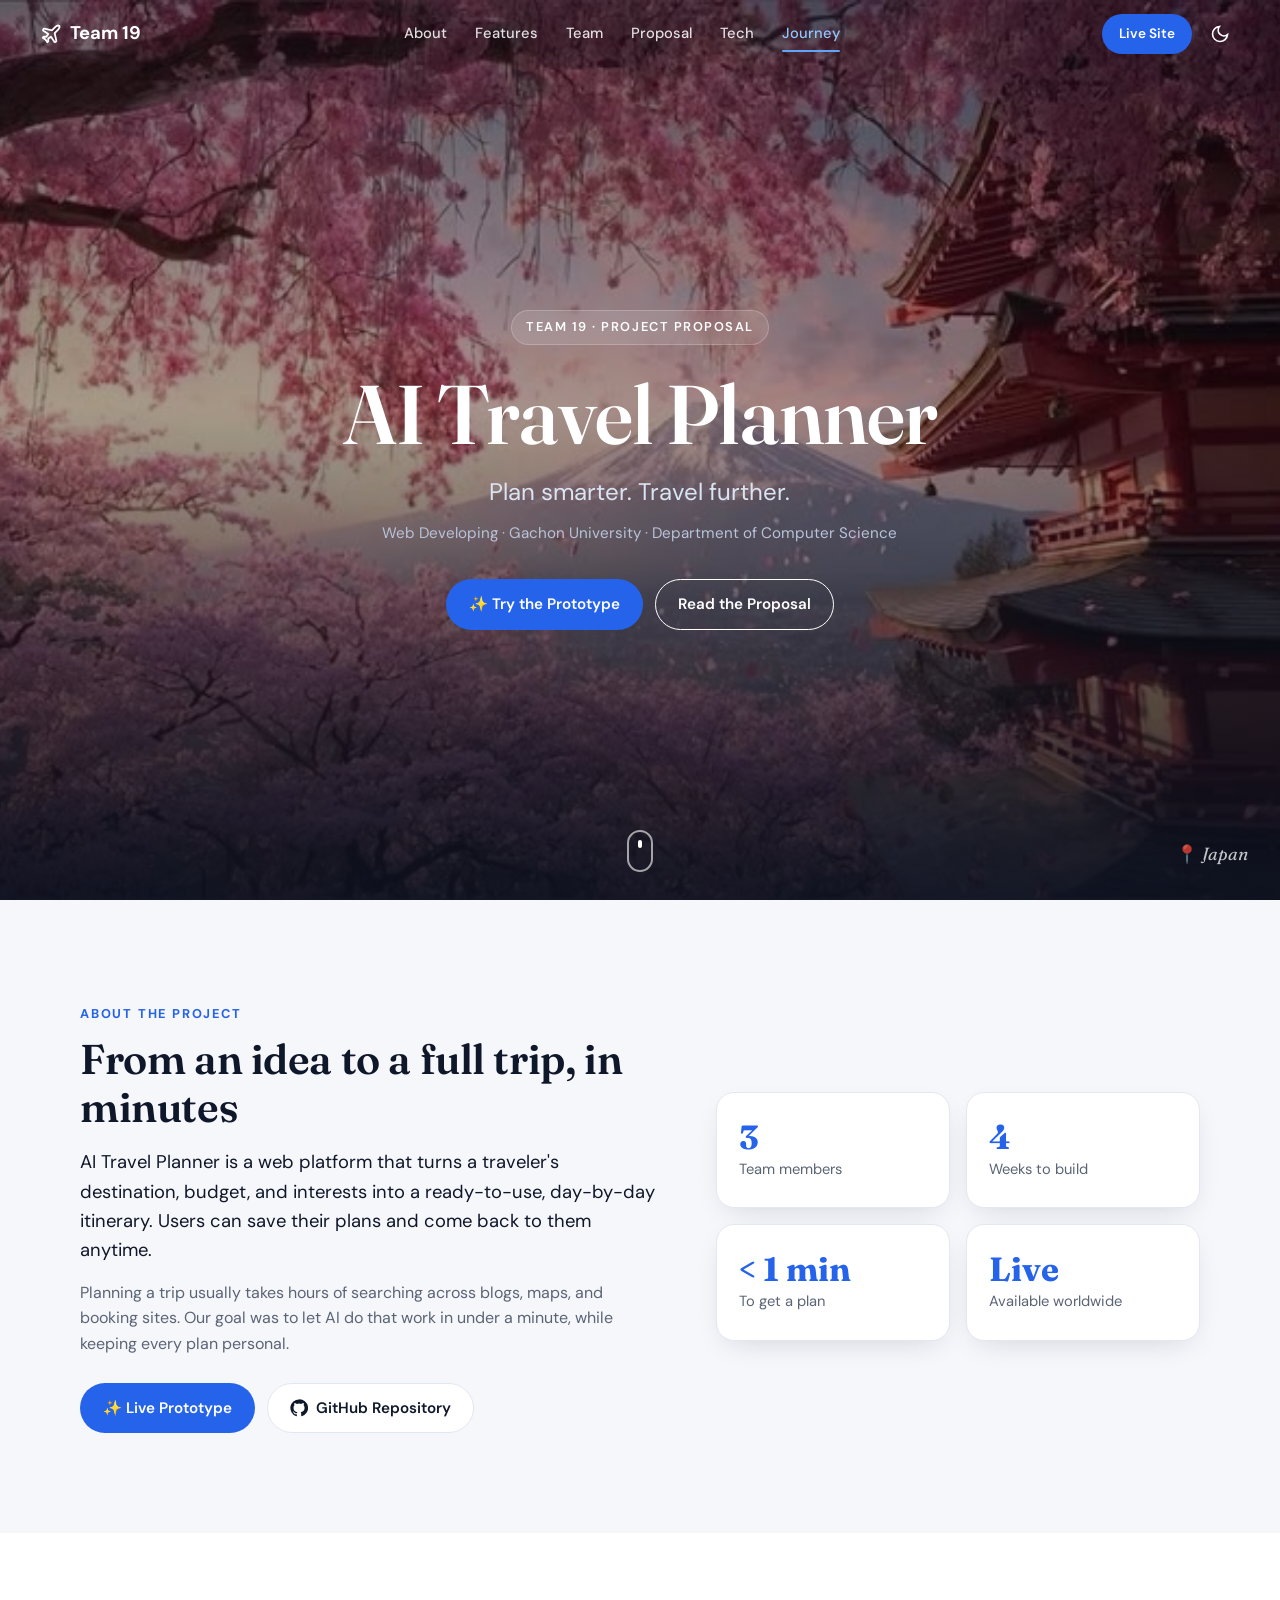
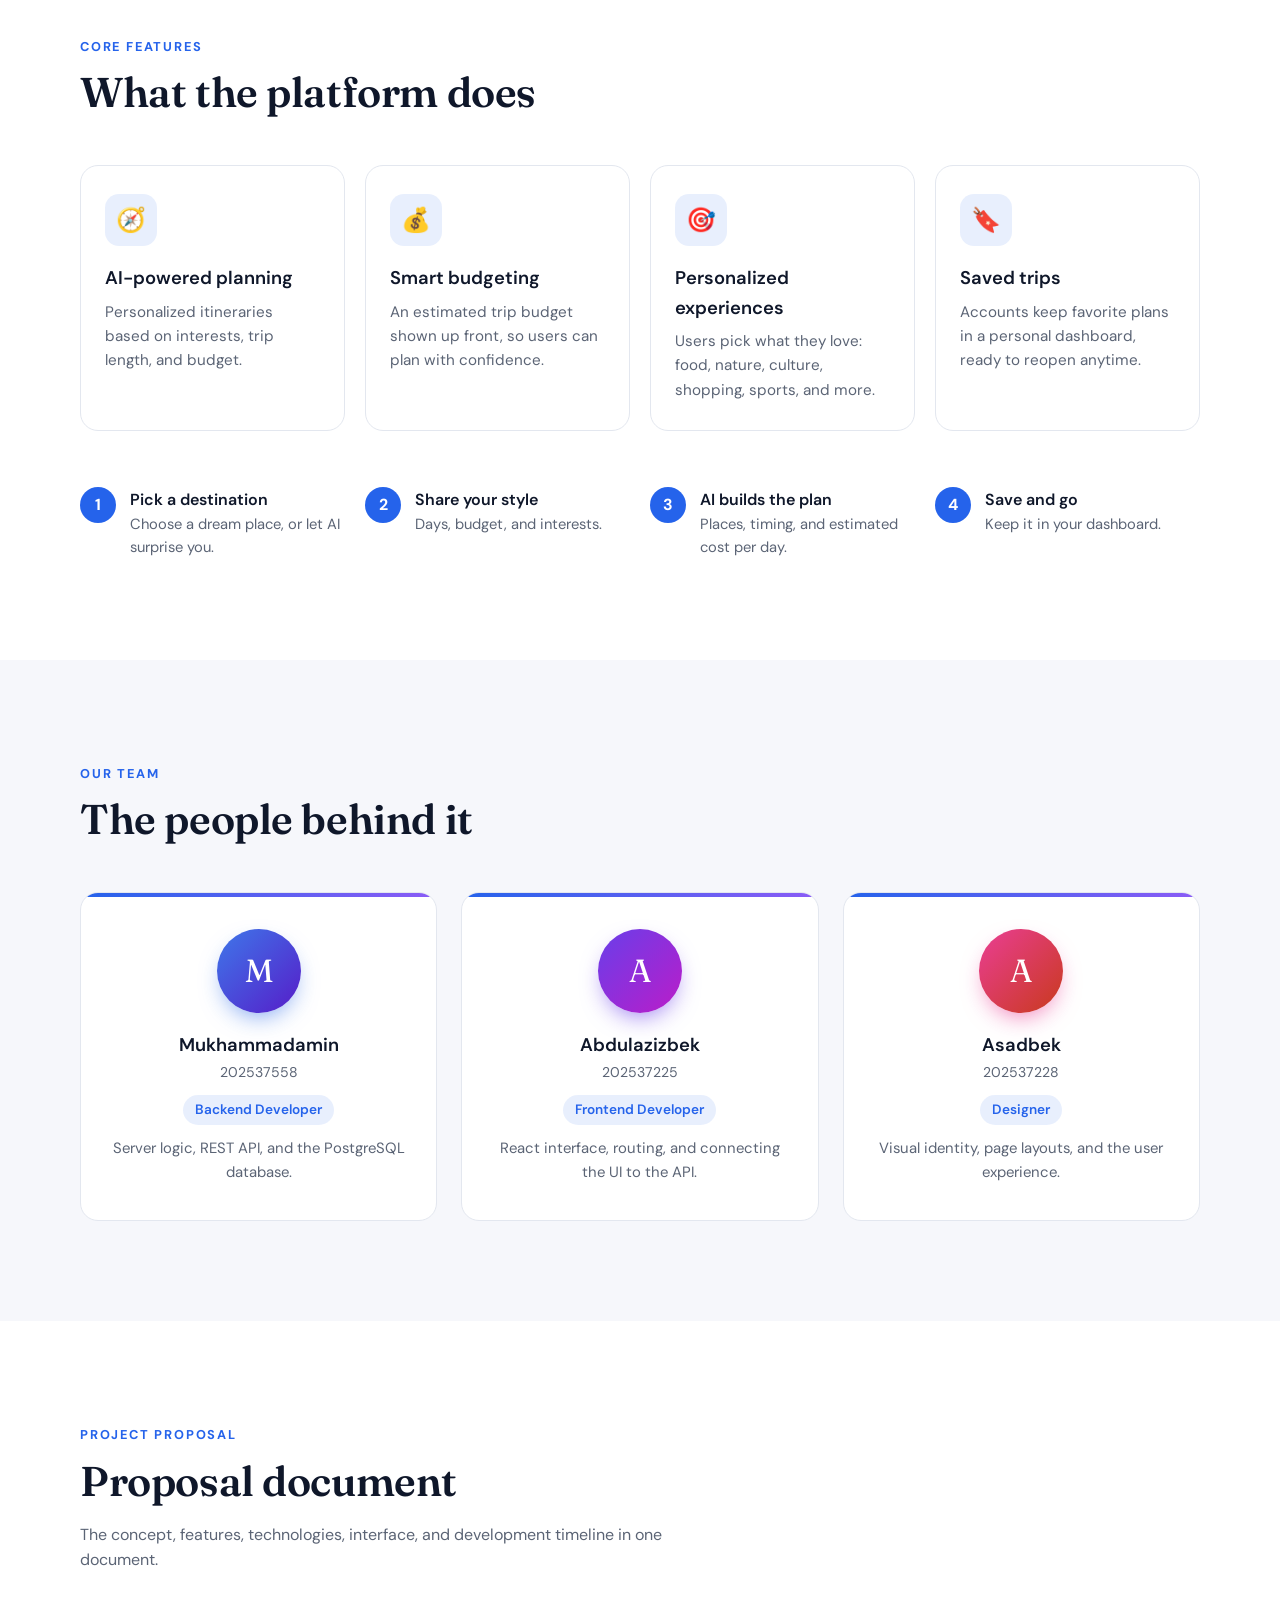
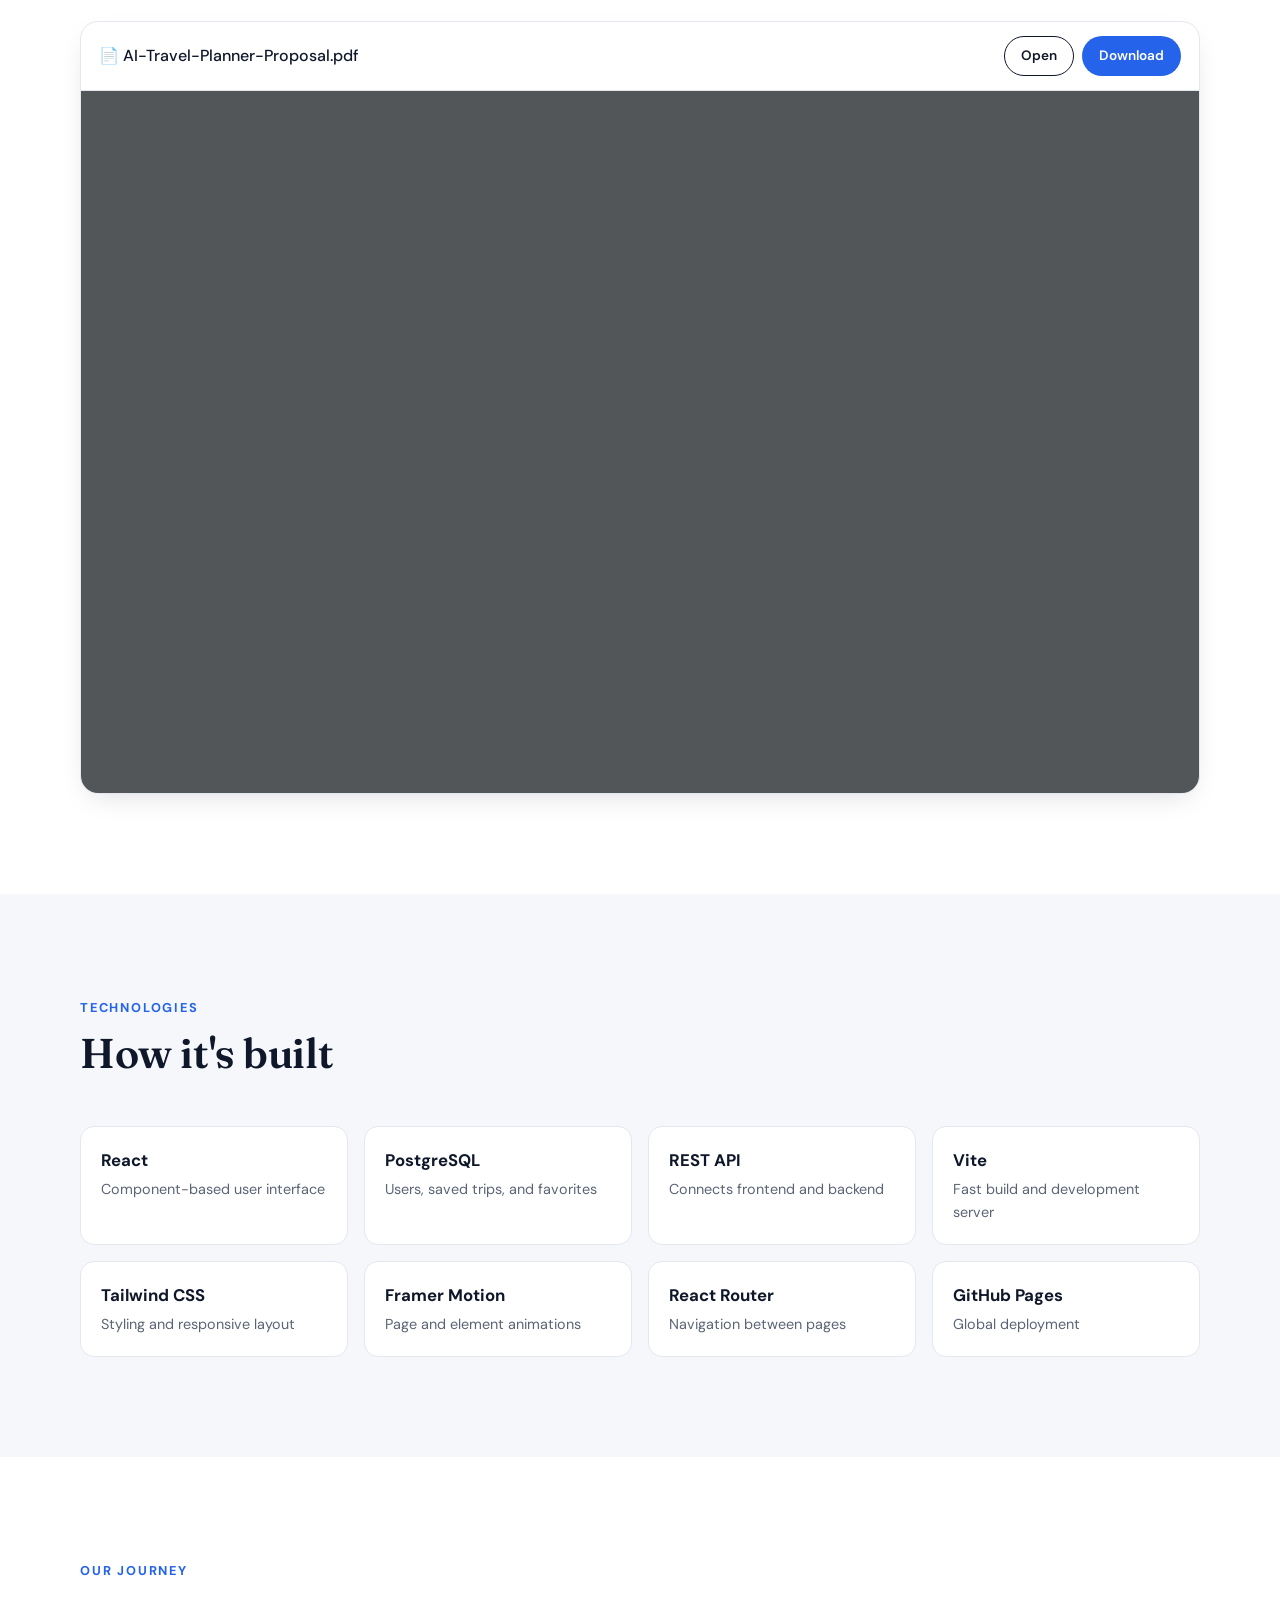
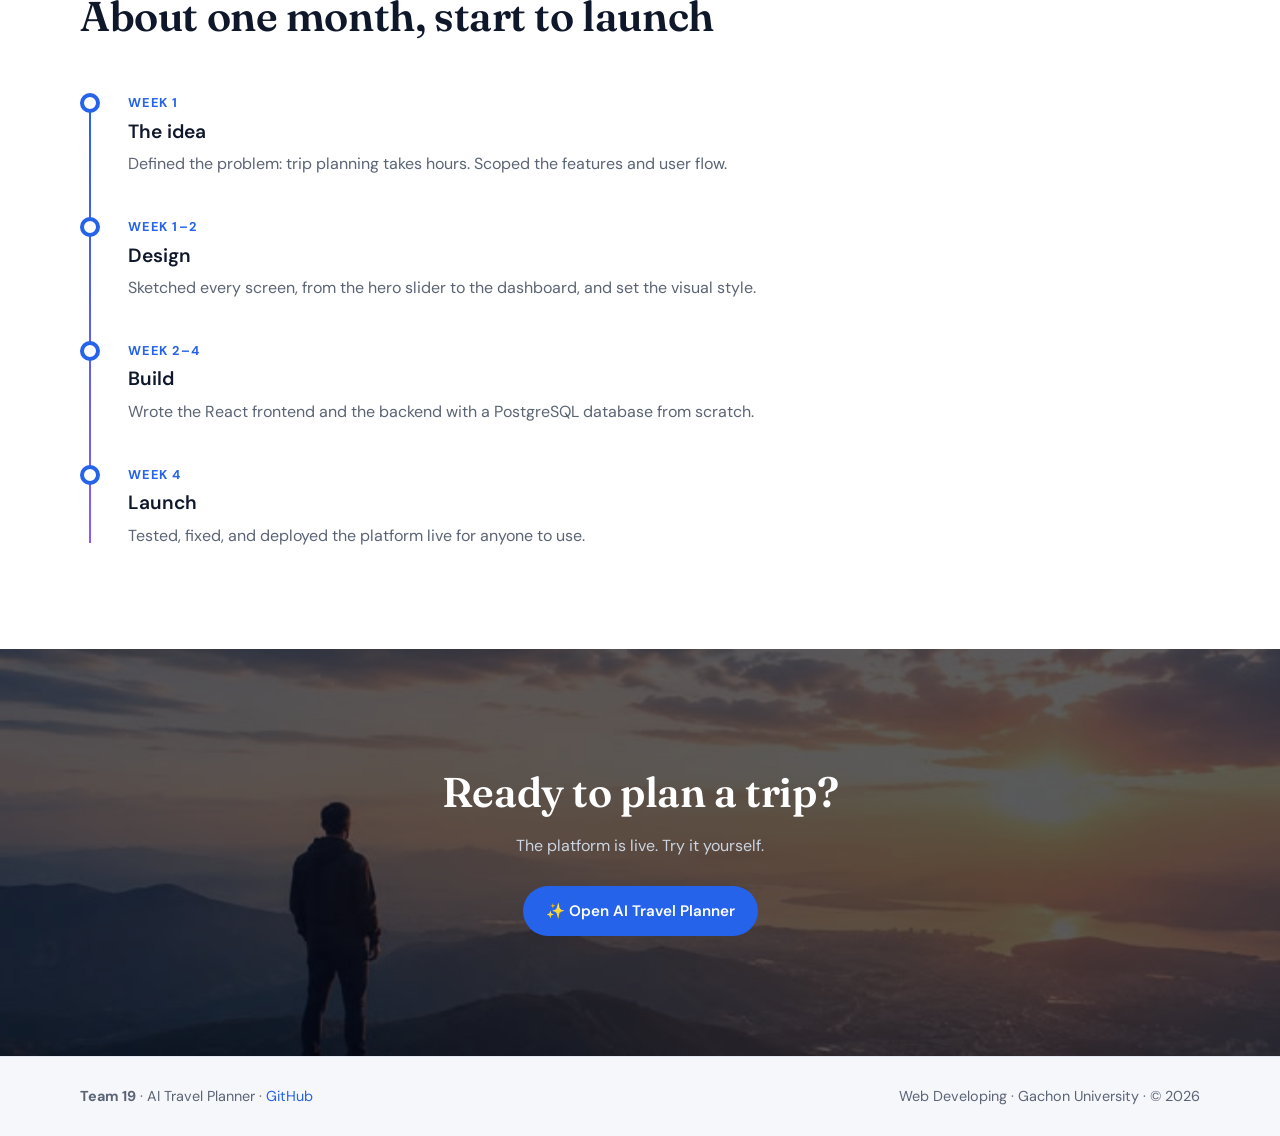
<file: index.html>
<!DOCTYPE html>
<html lang="en">
<head>
  <meta charset="UTF-8" />
  <meta name="viewport" content="width=device-width, initial-scale=1.0" />
  <title>Team 19 | AI Travel Planner Proposal</title>
  <meta name="description" content="Team 19 project proposal for AI Travel Planner, Web Developing course, Gachon University." />
  <link rel="preconnect" href="https://fonts.googleapis.com" />
  <link rel="preconnect" href="https://fonts.gstatic.com" crossorigin />
  <link href="https://fonts.googleapis.com/css2?family=DM+Sans:wght@400;500;600;700&family=Fraunces:opsz,wght@9..144,500;9..144,600&display=swap" rel="stylesheet" />
  <link rel="stylesheet" href="styles.css" />
</head>
<body>
  <!-- Navbar -->
  <header class="nav" id="nav">
    <div class="nav-inner">
      <a href="#top" class="brand">
        <svg viewBox="0 0 24 24" width="22" height="22" fill="none" stroke="currentColor" stroke-width="2" stroke-linecap="round" stroke-linejoin="round" aria-hidden="true"><path d="M17.8 19.2 16 11l3.5-3.5C21 6 21.5 4 21 3c-1-.5-3 0-4.5 1.5L13 8 4.8 6.2c-.5-.1-.9.1-1.1.5l-.3.5c-.2.5-.1 1 .3 1.3L9 12l-2 3H4l-1 1 3 2 2 3 1-1v-3l3-2 3.5 5.3c.3.4.8.5 1.3.3l.5-.2c.4-.3.6-.7.5-1.2z"/></svg>
        <span>Team 19</span>
      </a>
      <nav class="nav-links" id="navLinks">
        <a href="#about">About</a>
        <a href="#features">Features</a>
        <a href="#team">Team</a>
        <a href="#proposal">Proposal</a>
        <a href="#tech">Tech</a>
        <a href="#journey">Journey</a>
      </nav>
      <div class="nav-actions">
        <a href="https://bahriddinoff01.github.io/ai-travel-planner/" target="_blank" rel="noopener" class="btn btn-primary btn-sm">Live Site</a>
        <button class="icon-btn" id="themeToggle" aria-label="Toggle dark mode">
          <svg class="i-moon" viewBox="0 0 24 24" width="20" height="20" fill="none" stroke="currentColor" stroke-width="2"><path d="M21 12.8A9 9 0 1 1 11.2 3a7 7 0 0 0 9.8 9.8z"/></svg>
          <svg class="i-sun" viewBox="0 0 24 24" width="20" height="20" fill="none" stroke="currentColor" stroke-width="2"><circle cx="12" cy="12" r="4"/><path d="M12 2v2M12 20v2M4.9 4.9l1.4 1.4M17.7 17.7l1.4 1.4M2 12h2M20 12h2M4.9 19.1l1.4-1.4M17.7 6.3l1.4-1.4"/></svg>
        </button>
        <button class="icon-btn menu-btn" id="menuBtn" aria-label="Open menu" aria-expanded="false">
          <svg viewBox="0 0 24 24" width="22" height="22" fill="none" stroke="currentColor" stroke-width="2"><path d="M4 7h16M4 12h16M4 17h16"/></svg>
        </button>
      </div>
    </div>
  </header>

  <!-- Hero with rotating destination photos -->
  <section class="hero" id="top">
    <div class="hero-slides" aria-hidden="true">
      <div class="slide active" style="background-image:url('assets/japan.jpg')"></div>
      <div class="slide" style="background-image:url('assets/switzerland.jpg')"></div>
      <div class="slide" style="background-image:url('assets/italy.jpg')"></div>
      <div class="slide" style="background-image:url('assets/greece.jpg')"></div>
      <div class="slide" style="background-image:url('assets/indonesia.jpg')"></div>
    </div>
    <div class="hero-overlay"></div>
    <div class="hero-content">
      <span class="eyebrow">Team 19 · Project Proposal</span>
      <h1>AI Travel Planner</h1>
      <p class="hero-sub">Plan smarter. Travel further.</p>
      <p class="hero-meta">Web Developing · Gachon University · Department of Computer Science</p>
      <div class="hero-cta">
        <a href="https://bahriddinoff01.github.io/ai-travel-planner/" target="_blank" rel="noopener" class="btn btn-primary">✨ Try the Prototype</a>
        <a href="#proposal" class="btn btn-ghost">Read the Proposal</a>
      </div>
    </div>
    <div class="hero-place" id="heroPlace">Japan</div>
    <a href="#about" class="scroll-hint" aria-label="Scroll down"><span></span></a>
  </section>

  <main>
    <!-- About -->
    <section class="section" id="about">
      <div class="container about-grid">
        <div class="reveal">
          <span class="kicker">About the project</span>
          <h2>From an idea to a full trip, in minutes</h2>
          <p class="lead">AI Travel Planner is a web platform that turns a traveler's destination, budget, and interests into a ready-to-use, day-by-day itinerary. Users can save their plans and come back to them anytime.</p>
          <p>Planning a trip usually takes hours of searching across blogs, maps, and booking sites. Our goal was to let AI do that work in under a minute, while keeping every plan personal.</p>
          <div class="about-links">
            <a href="https://bahriddinoff01.github.io/ai-travel-planner/" target="_blank" rel="noopener" class="btn btn-primary">✨ Live Prototype</a>
            <a href="https://github.com/bahriddinoff01/ai-travel-planner" target="_blank" rel="noopener" class="btn btn-outline">
              <svg viewBox="0 0 24 24" width="18" height="18" fill="currentColor" aria-hidden="true"><path d="M12 .5a11.5 11.5 0 0 0-3.64 22.41c.58.1.79-.25.79-.56v-2c-3.2.7-3.88-1.37-3.88-1.37-.52-1.33-1.28-1.69-1.28-1.69-1.05-.71.08-.7.08-.7 1.16.08 1.77 1.19 1.77 1.19 1.03 1.77 2.7 1.26 3.36.96.1-.75.4-1.26.73-1.55-2.55-.29-5.24-1.28-5.24-5.69 0-1.26.45-2.29 1.19-3.1-.12-.29-.52-1.46.11-3.05 0 0 .97-.31 3.17 1.18a11 11 0 0 1 5.77 0c2.2-1.49 3.17-1.18 3.17-1.18.63 1.59.23 2.76.11 3.05.74.81 1.19 1.84 1.19 3.1 0 4.42-2.7 5.4-5.26 5.68.41.36.78 1.06.78 2.14v3.17c0 .31.21.67.8.56A11.5 11.5 0 0 0 12 .5z"/></svg>
              GitHub Repository
            </a>
          </div>
        </div>
        <div class="stats reveal">
          <div class="stat"><strong data-count="3">0</strong><span>Team members</span></div>
          <div class="stat"><strong data-count="4">0</strong><span>Weeks to build</span></div>
          <div class="stat"><strong>&lt; 1 min</strong><span>To get a plan</span></div>
          <div class="stat"><strong>Live</strong><span>Available worldwide</span></div>
        </div>
      </div>
    </section>

    <!-- Features -->
    <section class="section section-alt" id="features">
      <div class="container">
        <div class="section-head reveal">
          <span class="kicker">Core features</span>
          <h2>What the platform does</h2>
        </div>
        <div class="feature-grid">
          <article class="feature reveal">
            <div class="feature-icon">🧭</div>
            <h3>AI-powered planning</h3>
            <p>Personalized itineraries based on interests, trip length, and budget.</p>
          </article>
          <article class="feature reveal">
            <div class="feature-icon">💰</div>
            <h3>Smart budgeting</h3>
            <p>An estimated trip budget shown up front, so users can plan with confidence.</p>
          </article>
          <article class="feature reveal">
            <div class="feature-icon">🎯</div>
            <h3>Personalized experiences</h3>
            <p>Users pick what they love: food, nature, culture, shopping, sports, and more.</p>
          </article>
          <article class="feature reveal">
            <div class="feature-icon">🔖</div>
            <h3>Saved trips</h3>
            <p>Accounts keep favorite plans in a personal dashboard, ready to reopen anytime.</p>
          </article>
        </div>

        <ol class="steps reveal">
          <li><span>1</span><div><h4>Pick a destination</h4><p>Choose a dream place, or let AI surprise you.</p></div></li>
          <li><span>2</span><div><h4>Share your style</h4><p>Days, budget, and interests.</p></div></li>
          <li><span>3</span><div><h4>AI builds the plan</h4><p>Places, timing, and estimated cost per day.</p></div></li>
          <li><span>4</span><div><h4>Save and go</h4><p>Keep it in your dashboard.</p></div></li>
        </ol>
      </div>
    </section>

    <!-- Team -->
    <section class="section" id="team">
      <div class="container">
        <div class="section-head reveal">
          <span class="kicker">Our team</span>
          <h2>The people behind it</h2>
        </div>
        <div class="team-grid">
          <article class="member reveal">
            <div class="avatar" style="--hue:220">M</div>
            <h3>Mukhammadamin</h3>
            <p class="sid">202537558</p>
            <p class="role">Backend Developer</p>
            <p class="desc">Server logic, REST API, and the PostgreSQL database.</p>
          </article>
          <article class="member reveal">
            <div class="avatar" style="--hue:255">A</div>
            <h3>Abdulazizbek</h3>
            <p class="sid">202537225</p>
            <p class="role">Frontend Developer</p>
            <p class="desc">React interface, routing, and connecting the UI to the API.</p>
          </article>
          <article class="member reveal">
            <div class="avatar" style="--hue:330">A</div>
            <h3>Asadbek</h3>
            <p class="sid">202537228</p>
            <p class="role">Designer</p>
            <p class="desc">Visual identity, page layouts, and the user experience.</p>
          </article>
        </div>
      </div>
    </section>

    <!-- Proposal PDF -->
    <section class="section section-alt" id="proposal">
      <div class="container">
        <div class="section-head reveal">
          <span class="kicker">Project proposal</span>
          <h2>Proposal document</h2>
          <p>The concept, features, technologies, interface, and development timeline in one document.</p>
        </div>
        <div class="pdf-card reveal">
          <div class="pdf-toolbar">
            <span>📄 AI-Travel-Planner-Proposal.pdf</span>
            <div>
              <a href="proposal.pdf" target="_blank" rel="noopener" class="btn btn-ghost btn-sm">Open</a>
              <a href="proposal.pdf" download="AI-Travel-Planner-Proposal.pdf" class="btn btn-primary btn-sm">Download</a>
            </div>
          </div>
          <iframe src="proposal.pdf#view=FitH" title="AI Travel Planner proposal PDF" loading="lazy"></iframe>
        </div>
      </div>
    </section>

    <!-- Tech -->
    <section class="section" id="tech">
      <div class="container">
        <div class="section-head reveal">
          <span class="kicker">Technologies</span>
          <h2>How it's built</h2>
        </div>
        <div class="tech-grid">
          <div class="tech reveal"><b>React</b><span>Component-based user interface</span></div>
          <div class="tech reveal"><b>PostgreSQL</b><span>Users, saved trips, and favorites</span></div>
          <div class="tech reveal"><b>REST API</b><span>Connects frontend and backend</span></div>
          <div class="tech reveal"><b>Vite</b><span>Fast build and development server</span></div>
          <div class="tech reveal"><b>Tailwind CSS</b><span>Styling and responsive layout</span></div>
          <div class="tech reveal"><b>Framer Motion</b><span>Page and element animations</span></div>
          <div class="tech reveal"><b>React Router</b><span>Navigation between pages</span></div>
          <div class="tech reveal"><b>GitHub Pages</b><span>Global deployment</span></div>
        </div>
      </div>
    </section>

    <!-- Journey -->
    <section class="section section-alt" id="journey">
      <div class="container">
        <div class="section-head reveal">
          <span class="kicker">Our journey</span>
          <h2>About one month, start to launch</h2>
        </div>
        <ol class="timeline">
          <li class="reveal"><span class="when">Week 1</span><h4>The idea</h4><p>Defined the problem: trip planning takes hours. Scoped the features and user flow.</p></li>
          <li class="reveal"><span class="when">Week 1–2</span><h4>Design</h4><p>Sketched every screen, from the hero slider to the dashboard, and set the visual style.</p></li>
          <li class="reveal"><span class="when">Week 2–4</span><h4>Build</h4><p>Wrote the React frontend and the backend with a PostgreSQL database from scratch.</p></li>
          <li class="reveal"><span class="when">Week 4</span><h4>Launch</h4><p>Tested, fixed, and deployed the platform live for anyone to use.</p></li>
        </ol>
      </div>
    </section>

    <!-- CTA -->
    <section class="cta" style="background-image:url('assets/road.jpg')">
      <div class="cta-inner reveal">
        <h2>Ready to plan a trip?</h2>
        <p>The platform is live. Try it yourself.</p>
        <a href="https://bahriddinoff01.github.io/ai-travel-planner/" target="_blank" rel="noopener" class="btn btn-primary">✨ Open AI Travel Planner</a>
      </div>
    </section>
  </main>

  <footer class="footer">
    <div class="container footer-inner">
      <p><b>Team 19</b> · AI Travel Planner · <a href="https://github.com/bahriddinoff01/ai-travel-planner" target="_blank" rel="noopener" class="footer-link">GitHub</a></p>
      <p>Web Developing · Gachon University · © <span id="year"></span></p>
    </div>
  </footer>

  <button class="to-top" id="toTop" aria-label="Back to top">↑</button>

  <script src="script.js"></script>
</body>
</html>
</file>
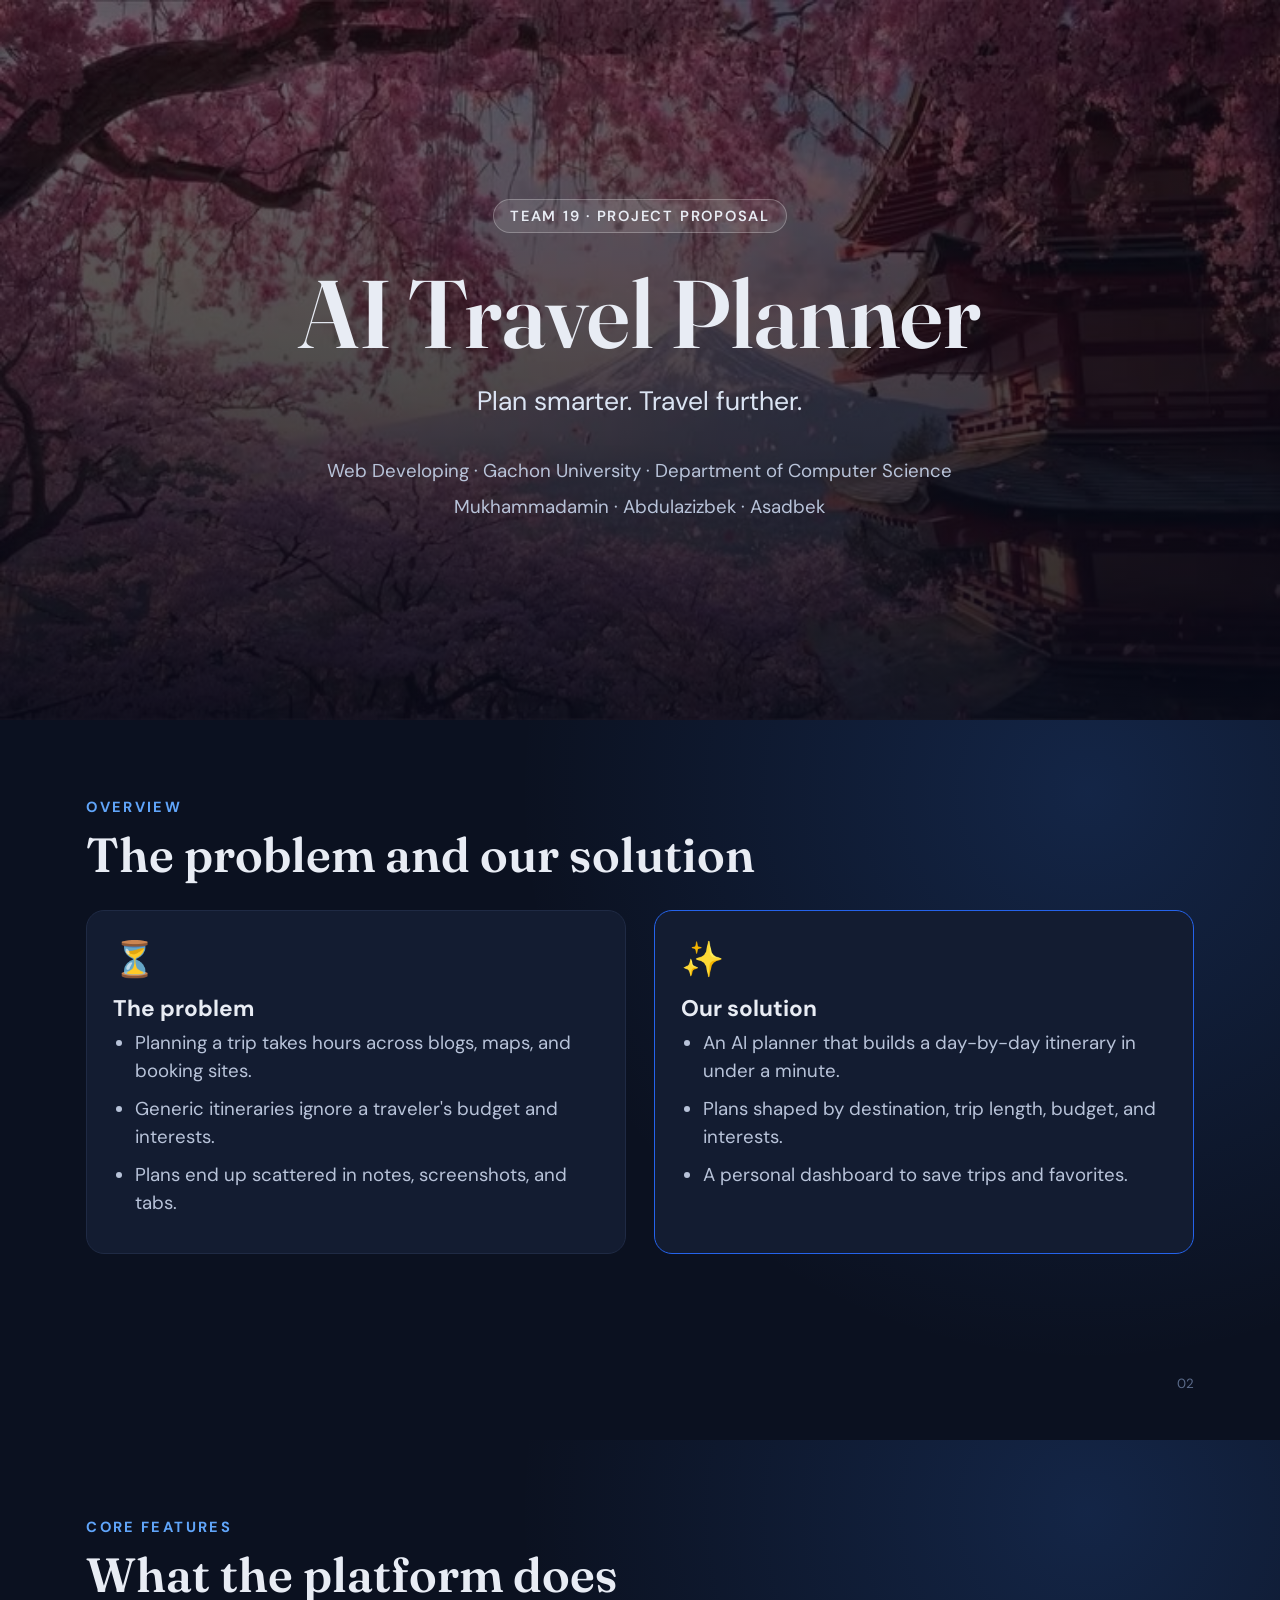
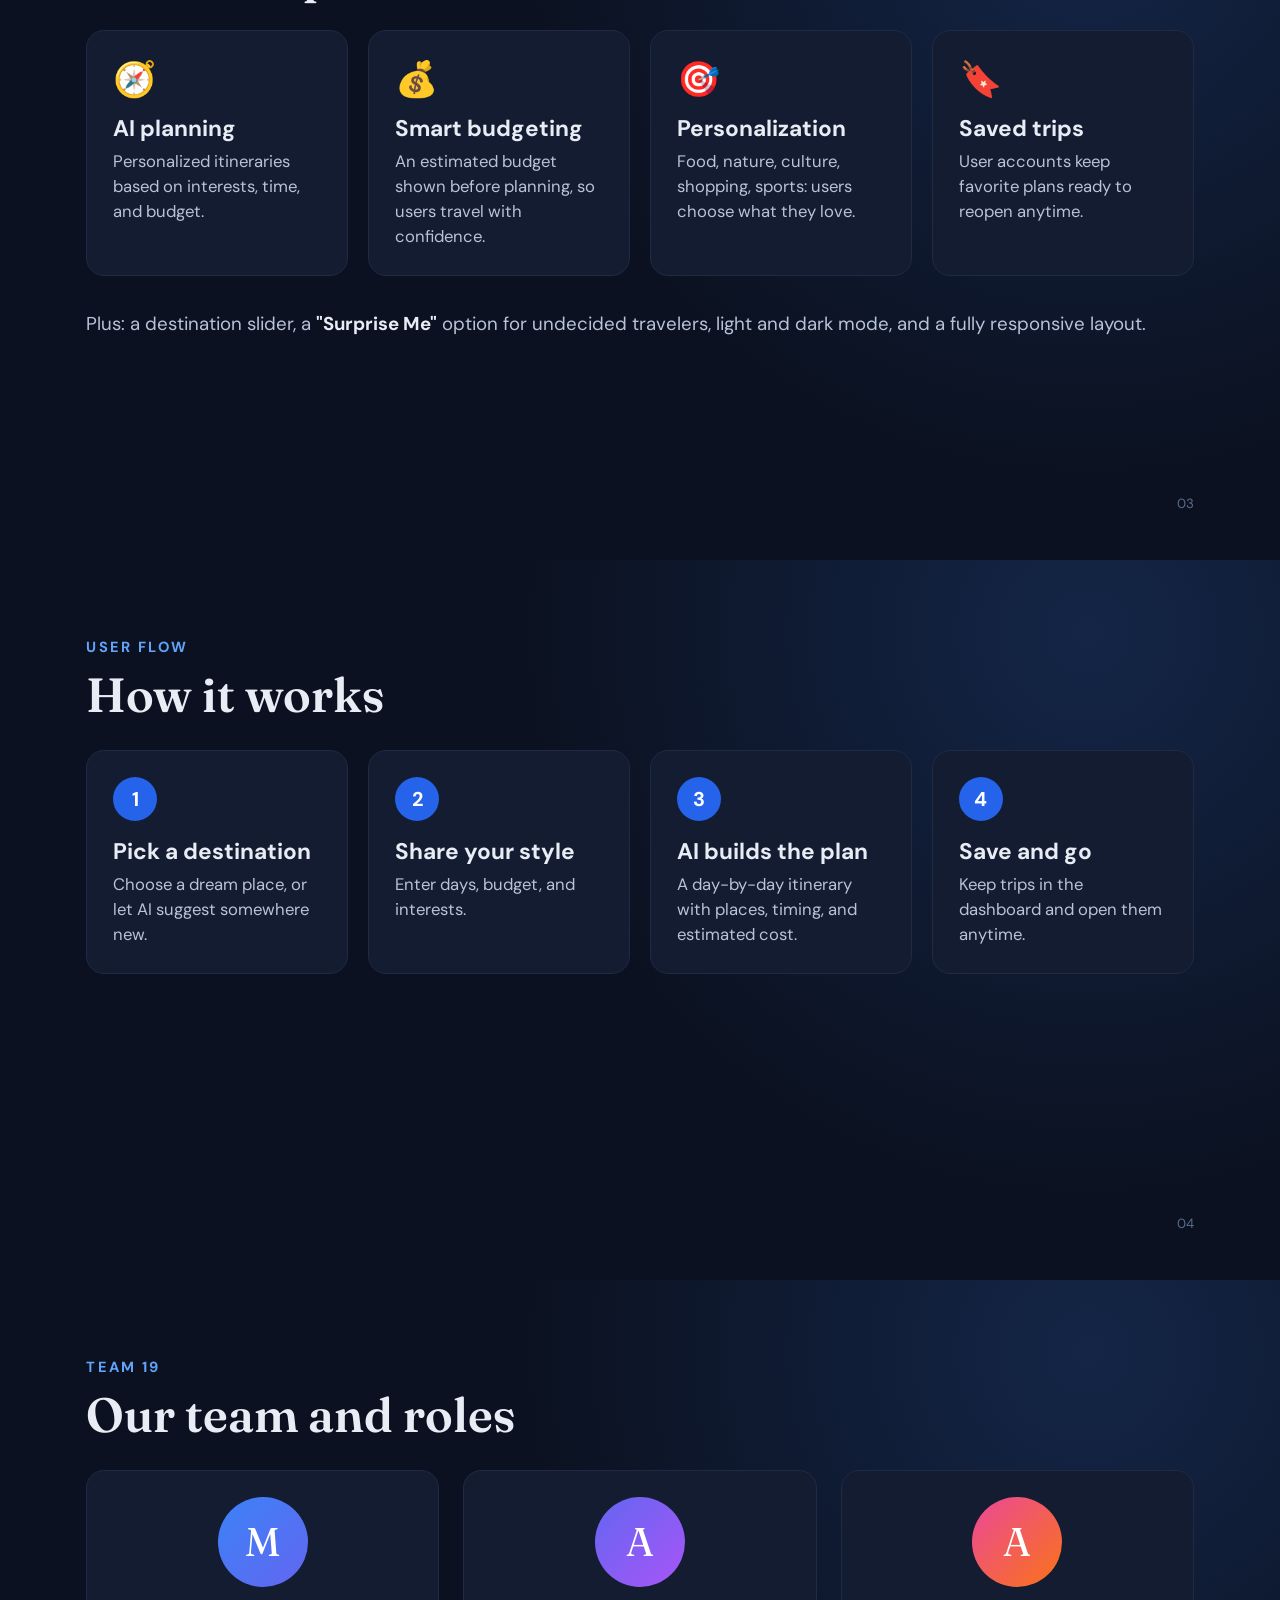
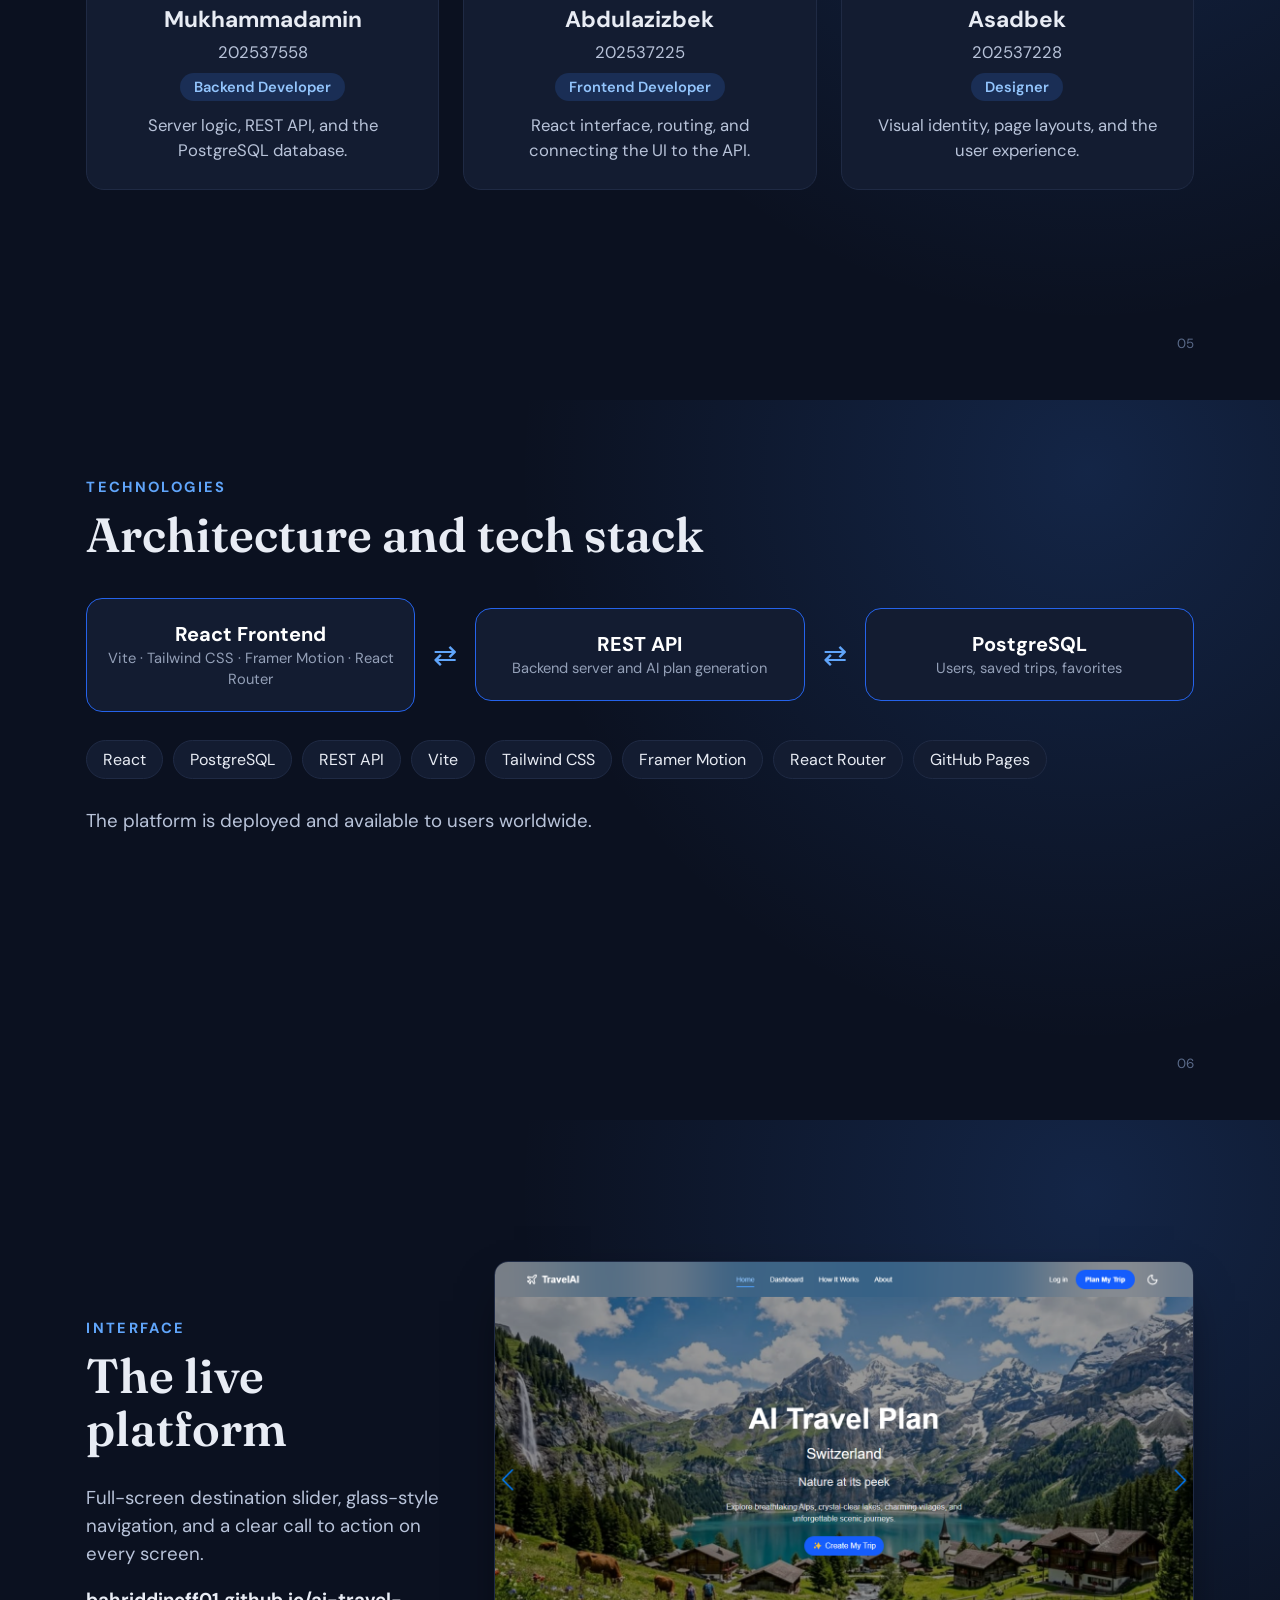
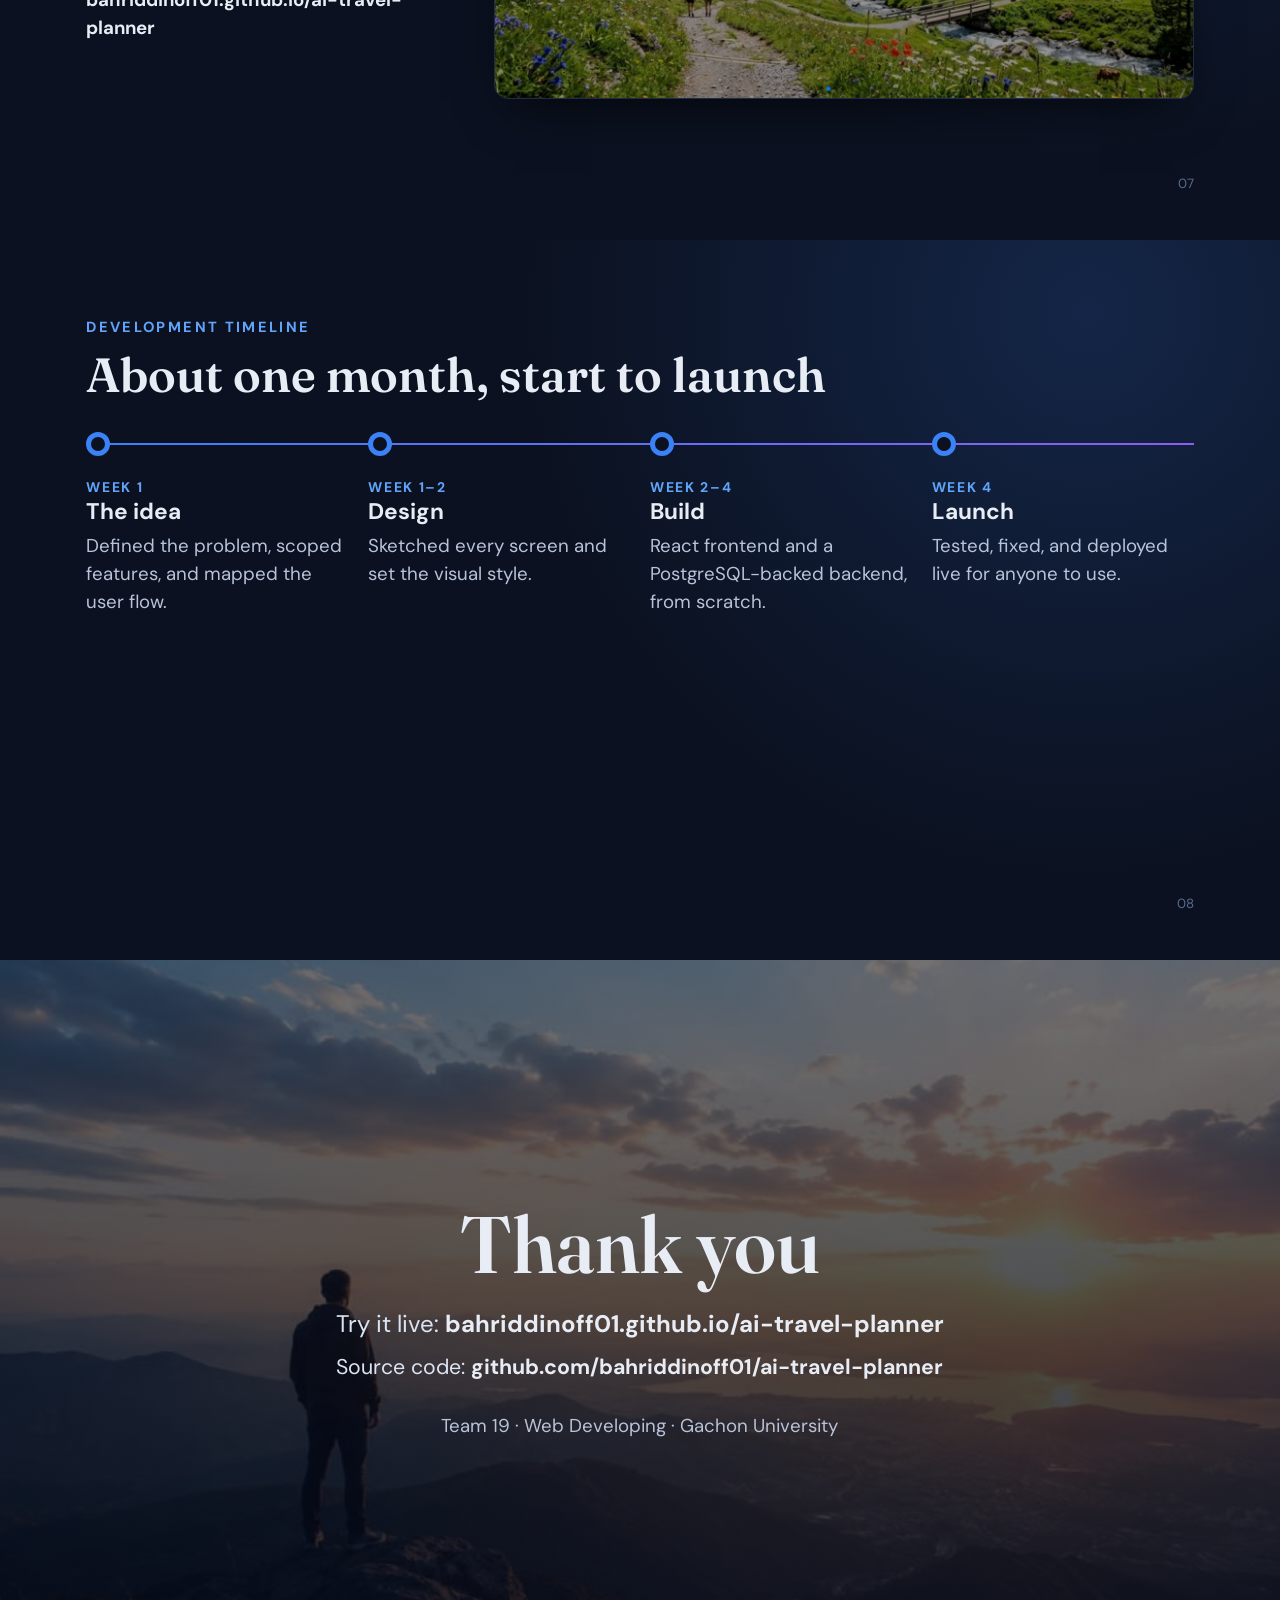
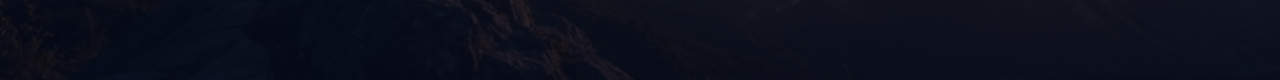
<file: pdf-source/proposal-slides.html>
<!DOCTYPE html>
<html lang="en">
<head>
<meta charset="UTF-8" />
<title>AI Travel Planner — Team 19 Proposal</title>
<link href="https://fonts.googleapis.com/css2?family=DM+Sans:wght@400;500;600;700&family=Fraunces:opsz,wght@9..144,500;9..144,600&display=swap" rel="stylesheet" />
<style>
  @page { size: 13.333in 7.5in; margin: 0; }
  * { box-sizing: border-box; margin: 0; padding: 0; }
  html, body { -webkit-print-color-adjust: exact; print-color-adjust: exact; }
  body { font-family: "DM Sans", sans-serif; color: #e8ecf4; background: #0b1120; }
  .slide {
    width: 13.333in; height: 7.5in; position: relative; overflow: hidden;
    padding: 0.8in 0.9in; page-break-after: always; break-after: page;
    background: radial-gradient(circle at 85% 10%, rgba(59,130,246,0.18), transparent 45%), #0b1120;
  }
  .slide:last-child { page-break-after: auto; break-after: auto; }
  .photo { background-size: cover; background-position: center; }
  .photo::before { content: ""; position: absolute; inset: 0; background: linear-gradient(180deg, rgba(5,10,25,.55), rgba(5,10,25,.85)); }
  .photo > * { position: relative; }
  h1, h2 { font-family: "Fraunces", Georgia, serif; font-weight: 600; line-height: 1.1; }
  h1 { font-size: 72pt; }
  h2 { font-size: 36pt; margin-bottom: 28px; }
  h3 { font-size: 17pt; margin-bottom: 6px; }
  p, li { font-size: 14pt; line-height: 1.5; color: #b8c3d9; }
  .kicker { font-size: 11pt; font-weight: 700; letter-spacing: .16em; text-transform: uppercase; color: #60a5fa; margin-bottom: 12px; display: block; }
  .pill { display: inline-block; padding: 6px 16px; border-radius: 999px; border: 1px solid rgba(255,255,255,.25); background: rgba(255,255,255,.1); font-size: 11pt; letter-spacing: .12em; text-transform: uppercase; font-weight: 600; }
  .num { position: absolute; right: .9in; bottom: .5in; font-size: 10pt; color: #5b6b8a; }
  .grid2 { display: grid; grid-template-columns: 1fr 1fr; gap: 28px; }
  .grid3 { display: grid; grid-template-columns: repeat(3, 1fr); gap: 24px; }
  .grid4 { display: grid; grid-template-columns: repeat(4, 1fr); gap: 20px; }
  .card { background: #131c31; border: 1px solid #1f2a44; border-radius: 18px; padding: 26px; }
  .card .ic { font-size: 26pt; margin-bottom: 12px; }
  .card p { font-size: 12.5pt; }
  .step { width: 44px; height: 44px; border-radius: 50%; background: #2563eb; color: #fff; display: grid; place-items: center; font-weight: 700; font-size: 15pt; margin-bottom: 16px; }
  .avatar { width: 90px; height: 90px; border-radius: 50%; display: grid; place-items: center; font-family: Fraunces, serif; font-size: 30pt; color: #fff; margin-bottom: 18px; }
  .role { display: inline-block; margin: 8px 0 12px; padding: 4px 14px; border-radius: 999px; background: rgba(59,130,246,.18); color: #93c5fd; font-size: 11pt; font-weight: 600; }
  .shot { width: 100%; border-radius: 14px; border: 1px solid #1f2a44; box-shadow: 0 20px 50px -20px rgba(0,0,0,.8); }
  .tl { display: grid; grid-template-columns: repeat(4, 1fr); gap: 20px; position: relative; margin-top: 30px; }
  .tl::before { content: ""; position: absolute; left: 0; right: 0; top: 11px; height: 2px; background: linear-gradient(90deg, #3b82f6, #8b5cf6); }
  .tl .dot { width: 24px; height: 24px; border-radius: 50%; background: #0b1120; border: 5px solid #3b82f6; position: relative; margin-bottom: 20px; }
  .when { font-size: 10.5pt; font-weight: 700; letter-spacing: .12em; text-transform: uppercase; color: #60a5fa; }
  .arch { display: flex; align-items: center; gap: 18px; margin-top: 36px; }
  .arch .box { flex: 1; text-align: center; background: #131c31; border: 1px solid #2563eb; border-radius: 16px; padding: 22px 12px; }
  .arch .box b { display: block; font-size: 15pt; color: #fff; }
  .arch .box span { font-size: 11pt; color: #94a0b8; }
  .arrow { color: #60a5fa; font-size: 22pt; }
  .tags { display: flex; flex-wrap: wrap; gap: 10px; margin-top: 28px; }
  .tags span { padding: 8px 16px; border-radius: 999px; background: #131c31; border: 1px solid #1f2a44; font-size: 12pt; color: #e8ecf4; }
  ul { padding-left: 22px; }
  li { margin-bottom: 10px; }
  b, strong { color: #e8ecf4; }
</style>
</head>
<body>

<!-- 1. Cover -->
<section class="slide photo" style="background-image:url('../assets/japan.jpg'); display:flex; flex-direction:column; justify-content:center; align-items:center; text-align:center;">
  <span class="pill">Team 19 · Project Proposal</span>
  <h1 style="margin:28px 0 14px;">AI Travel Planner</h1>
  <p style="font-size:20pt; color:#dbe4f3;">Plan smarter. Travel further.</p>
  <p style="margin-top:36px;">Web Developing · Gachon University · Department of Computer Science</p>
  <p style="margin-top:8px;">Mukhammadamin · Abdulazizbek · Asadbek</p>
</section>

<!-- 2. Problem & solution -->
<section class="slide">
  <span class="kicker">Overview</span>
  <h2>The problem and our solution</h2>
  <div class="grid2">
    <div class="card">
      <div class="ic">⏳</div>
      <h3>The problem</h3>
      <ul>
        <li>Planning a trip takes hours across blogs, maps, and booking sites.</li>
        <li>Generic itineraries ignore a traveler's budget and interests.</li>
        <li>Plans end up scattered in notes, screenshots, and tabs.</li>
      </ul>
    </div>
    <div class="card" style="border-color:#2563eb;">
      <div class="ic">✨</div>
      <h3>Our solution</h3>
      <ul>
        <li>An AI planner that builds a day-by-day itinerary in under a minute.</li>
        <li>Plans shaped by destination, trip length, budget, and interests.</li>
        <li>A personal dashboard to save trips and favorites.</li>
      </ul>
    </div>
  </div>
  <span class="num">02</span>
</section>

<!-- 3. Features -->
<section class="slide">
  <span class="kicker">Core features</span>
  <h2>What the platform does</h2>
  <div class="grid4">
    <div class="card"><div class="ic">🧭</div><h3>AI planning</h3><p>Personalized itineraries based on interests, time, and budget.</p></div>
    <div class="card"><div class="ic">💰</div><h3>Smart budgeting</h3><p>An estimated budget shown before planning, so users travel with confidence.</p></div>
    <div class="card"><div class="ic">🎯</div><h3>Personalization</h3><p>Food, nature, culture, shopping, sports: users choose what they love.</p></div>
    <div class="card"><div class="ic">🔖</div><h3>Saved trips</h3><p>User accounts keep favorite plans ready to reopen anytime.</p></div>
  </div>
  <p style="margin-top:34px;">Plus: a destination slider, a <b>"Surprise Me"</b> option for undecided travelers, light and dark mode, and a fully responsive layout.</p>
  <span class="num">03</span>
</section>

<!-- 4. How it works -->
<section class="slide">
  <span class="kicker">User flow</span>
  <h2>How it works</h2>
  <div class="grid4">
    <div class="card"><div class="step">1</div><h3>Pick a destination</h3><p>Choose a dream place, or let AI suggest somewhere new.</p></div>
    <div class="card"><div class="step">2</div><h3>Share your style</h3><p>Enter days, budget, and interests.</p></div>
    <div class="card"><div class="step">3</div><h3>AI builds the plan</h3><p>A day-by-day itinerary with places, timing, and estimated cost.</p></div>
    <div class="card"><div class="step">4</div><h3>Save and go</h3><p>Keep trips in the dashboard and open them anytime.</p></div>
  </div>
  <span class="num">04</span>
</section>

<!-- 5. Team -->
<section class="slide">
  <span class="kicker">Team 19</span>
  <h2>Our team and roles</h2>
  <div class="grid3">
    <div class="card" style="text-align:center;">
      <div class="avatar" style="margin-inline:auto; background:linear-gradient(135deg,#3b82f6,#6366f1);">M</div>
      <h3>Mukhammadamin</h3><p>202537558</p>
      <span class="role">Backend Developer</span>
      <p>Server logic, REST API, and the PostgreSQL database.</p>
    </div>
    <div class="card" style="text-align:center;">
      <div class="avatar" style="margin-inline:auto; background:linear-gradient(135deg,#6366f1,#a855f7);">A</div>
      <h3>Abdulazizbek</h3><p>202537225</p>
      <span class="role">Frontend Developer</span>
      <p>React interface, routing, and connecting the UI to the API.</p>
    </div>
    <div class="card" style="text-align:center;">
      <div class="avatar" style="margin-inline:auto; background:linear-gradient(135deg,#ec4899,#f97316);">A</div>
      <h3>Asadbek</h3><p>202537228</p>
      <span class="role">Designer</span>
      <p>Visual identity, page layouts, and the user experience.</p>
    </div>
  </div>
  <span class="num">05</span>
</section>

<!-- 6. Tech -->
<section class="slide">
  <span class="kicker">Technologies</span>
  <h2>Architecture and tech stack</h2>
  <div class="arch">
    <div class="box"><b>React Frontend</b><span>Vite · Tailwind CSS · Framer Motion · React Router</span></div>
    <div class="arrow">⇄</div>
    <div class="box"><b>REST API</b><span>Backend server and AI plan generation</span></div>
    <div class="arrow">⇄</div>
    <div class="box"><b>PostgreSQL</b><span>Users, saved trips, favorites</span></div>
  </div>
  <div class="tags">
    <span>React</span><span>PostgreSQL</span><span>REST API</span><span>Vite</span><span>Tailwind CSS</span><span>Framer Motion</span><span>React Router</span><span>GitHub Pages</span>
  </div>
  <p style="margin-top:28px;">The platform is deployed and available to users worldwide.</p>
  <span class="num">06</span>
</section>

<!-- 7. Interface -->
<section class="slide">
  <div style="display:grid; grid-template-columns: 1fr 1.9fr; gap:40px; align-items:center; height:100%;">
    <div>
      <span class="kicker">Interface</span>
      <h2>The live platform</h2>
      <p>Full-screen destination slider, glass-style navigation, and a clear call to action on every screen.</p>
      <p style="margin-top:18px;"><b>bahriddinoff01.github.io/ai-travel-planner</b></p>
    </div>
    <img class="shot" src="../assets/shots/home.png" alt="AI Travel Planner home page" />
  </div>
  <span class="num">07</span>
</section>

<!-- 8. Timeline -->
<section class="slide">
  <span class="kicker">Development timeline</span>
  <h2>About one month, start to launch</h2>
  <div class="tl">
    <div><div class="dot"></div><span class="when">Week 1</span><h3>The idea</h3><p>Defined the problem, scoped features, and mapped the user flow.</p></div>
    <div><div class="dot"></div><span class="when">Week 1–2</span><h3>Design</h3><p>Sketched every screen and set the visual style.</p></div>
    <div><div class="dot"></div><span class="when">Week 2–4</span><h3>Build</h3><p>React frontend and a PostgreSQL-backed backend, from scratch.</p></div>
    <div><div class="dot"></div><span class="when">Week 4</span><h3>Launch</h3><p>Tested, fixed, and deployed live for anyone to use.</p></div>
  </div>
  <span class="num">08</span>
</section>

<!-- 9. Thank you -->
<section class="slide photo" style="background-image:url('../assets/road.jpg'); display:flex; flex-direction:column; justify-content:center; align-items:center; text-align:center;">
  <h1 style="font-size:60pt;">Thank you</h1>
  <p style="font-size:18pt; margin-top:18px; color:#dbe4f3;">Try it live: <b>bahriddinoff01.github.io/ai-travel-planner</b></p>
  <p style="font-size:16pt; margin-top:10px; color:#dbe4f3;">Source code: <b>github.com/bahriddinoff01/ai-travel-planner</b></p>
  <p style="margin-top:28px;">Team 19 · Web Developing · Gachon University</p>
</section>

</body>
</html>
</file>
<file: styles.css>
/* ========== Theme tokens ========== */
:root {
  --bg: #f6f7fb;
  --bg-alt: #ffffff;
  --card: #ffffff;
  --text: #0f172a;
  --muted: #5b6475;
  --border: #e3e7ef;
  --accent: #2563eb;
  --accent-hover: #1d4ed8;
  --accent-soft: rgba(37, 99, 235, 0.1);
  --shadow: 0 10px 30px -12px rgba(15, 23, 42, 0.18);
  --radius: 18px;
  --font: "DM Sans", system-ui, sans-serif;
  --serif: "Fraunces", Georgia, serif;
}

[data-theme="dark"] {
  --bg: #0b1120;
  --bg-alt: #0f172a;
  --card: #131c31;
  --text: #e8ecf4;
  --muted: #94a0b8;
  --border: #1f2a44;
  --accent: #3b82f6;
  --accent-hover: #2563eb;
  --accent-soft: rgba(59, 130, 246, 0.15);
  --shadow: 0 10px 30px -12px rgba(0, 0, 0, 0.6);
}

/* ========== Base ========== */
*, *::before, *::after { box-sizing: border-box; margin: 0; padding: 0; }
html { scroll-behavior: smooth; scroll-padding-top: 72px; }
body {
  font-family: var(--font);
  background: var(--bg);
  color: var(--text);
  line-height: 1.6;
  transition: background 0.3s, color 0.3s;
}
a { color: inherit; text-decoration: none; }
img { max-width: 100%; display: block; }
.container { width: min(1120px, 100% - 32px); margin-inline: auto; }

h1, h2 { font-family: var(--serif); font-weight: 600; line-height: 1.15; letter-spacing: -0.01em; }
h2 { font-size: clamp(1.8rem, 4vw, 2.6rem); margin-bottom: 16px; }
h3 { font-size: 1.15rem; font-weight: 600; }
h4 { font-size: 1rem; font-weight: 600; }

/* ========== Buttons ========== */
.btn {
  display: inline-flex; align-items: center; gap: 8px;
  padding: 12px 22px; border-radius: 999px;
  font-weight: 600; font-size: 0.95rem;
  border: 1px solid transparent;
  transition: background 0.2s, transform 0.2s, border-color 0.2s;
  cursor: pointer;
}
.btn:hover { transform: translateY(-2px); }
.btn-primary { background: var(--accent); color: #fff; }
.btn-primary:hover { background: var(--accent-hover); }
.btn-ghost { border-color: currentColor; color: inherit; background: transparent; }
.btn-ghost:hover { background: rgba(255, 255, 255, 0.12); }
.btn-sm { padding: 8px 16px; font-size: 0.85rem; }
.btn-outline { border-color: var(--border); color: var(--text); background: var(--card); }
.btn-outline:hover { border-color: var(--accent); color: var(--accent); }
.about-links { display: flex; gap: 12px; flex-wrap: wrap; margin-top: 26px; }
.footer-link { color: var(--accent); }
.footer-link:hover { text-decoration: underline; }

.icon-btn {
  display: grid; place-items: center;
  width: 40px; height: 40px; border-radius: 50%;
  background: transparent; border: none; color: inherit; cursor: pointer;
  transition: background 0.2s;
}
.icon-btn:hover { background: rgba(255, 255, 255, 0.12); }
.i-sun { display: none; }
[data-theme="dark"] .i-sun { display: block; }
[data-theme="dark"] .i-moon { display: none; }

/* ========== Navbar ========== */
.nav {
  position: fixed; inset: 0 0 auto 0; z-index: 50;
  color: #fff;
  transition: background 0.3s, box-shadow 0.3s;
}
.nav.scrolled {
  background: rgba(11, 17, 32, 0.72);
  backdrop-filter: blur(18px);
  -webkit-backdrop-filter: blur(18px);
  box-shadow: 0 1px 0 rgba(255, 255, 255, 0.06);
}
.nav-inner {
  width: min(1200px, 100% - 32px); margin-inline: auto;
  display: flex; align-items: center; justify-content: space-between;
  height: 68px;
}
.brand { display: flex; align-items: center; gap: 8px; font-weight: 700; font-size: 1.15rem; }
.nav-links { display: flex; gap: 28px; }
.nav-links a {
  position: relative; font-size: 0.92rem; font-weight: 500; opacity: 0.85;
  transition: opacity 0.2s, color 0.2s;
}
.nav-links a:hover, .nav-links a.active { opacity: 1; color: #93c5fd; }
.nav-links a.active::after {
  content: ""; position: absolute; left: 0; right: 0; bottom: -6px;
  height: 2px; border-radius: 2px; background: #60a5fa;
}
.nav-actions { display: flex; align-items: center; gap: 8px; }
.menu-btn { display: none; }

/* ========== Hero ========== */
.hero {
  position: relative; min-height: 100vh; min-height: 100svh;
  display: grid; place-items: center; overflow: hidden; color: #fff; text-align: center;
}
.hero-slides, .slide, .hero-overlay { position: absolute; inset: 0; }
.slide {
  background-size: cover; background-position: center;
  opacity: 0; transform: scale(1.08);
  transition: opacity 1.6s ease, transform 7s ease;
}
.slide.active { opacity: 1; transform: scale(1); }
.hero-overlay {
  background:
    linear-gradient(180deg, rgba(5, 10, 25, 0.55) 0%, rgba(5, 10, 25, 0.35) 45%, rgba(11, 17, 32, 0.9) 100%);
}
.hero-content { position: relative; z-index: 2; padding: 120px 16px 80px; max-width: 820px; }
.eyebrow {
  display: inline-block; padding: 6px 14px; border-radius: 999px;
  background: rgba(255, 255, 255, 0.12); border: 1px solid rgba(255, 255, 255, 0.2);
  backdrop-filter: blur(8px); font-size: 0.8rem; font-weight: 600;
  letter-spacing: 0.12em; text-transform: uppercase;
}
.hero h1 { font-size: clamp(2.6rem, 8vw, 5.2rem); margin: 22px 0 10px; }
.hero-sub { font-size: clamp(1.15rem, 2.6vw, 1.5rem); color: #dbe4f3; }
.hero-meta { margin-top: 10px; font-size: 0.95rem; color: #b8c3d9; }
.hero-cta { display: flex; gap: 12px; justify-content: center; flex-wrap: wrap; margin-top: 34px; }
.hero-place {
  position: absolute; z-index: 2; right: 32px; bottom: 32px;
  font-family: var(--serif); font-style: italic; font-size: 1.1rem;
  color: rgba(255, 255, 255, 0.75);
  transition: opacity 0.6s;
}
.hero-place::before { content: "📍 "; font-style: normal; }
.scroll-hint {
  position: absolute; z-index: 2; bottom: 28px; left: 50%; transform: translateX(-50%);
  width: 26px; height: 42px; border: 2px solid rgba(255, 255, 255, 0.6); border-radius: 14px;
}
.scroll-hint span {
  position: absolute; left: 50%; top: 8px; width: 4px; height: 8px; margin-left: -2px;
  border-radius: 2px; background: #fff; animation: scroll 1.8s infinite;
}
@keyframes scroll { 0% { opacity: 1; transform: translateY(0); } 100% { opacity: 0; transform: translateY(14px); } }

/* ========== Sections ========== */
.section { padding: 100px 0; }
.section-alt { background: var(--bg-alt); }
.section-head { max-width: 640px; margin-bottom: 48px; }
.section-head p { color: var(--muted); }
.kicker {
  display: inline-block; margin-bottom: 12px;
  font-size: 0.8rem; font-weight: 700; letter-spacing: 0.14em; text-transform: uppercase;
  color: var(--accent);
}
.lead { font-size: 1.15rem; margin-bottom: 14px; }
.about-grid p:not(.lead) { color: var(--muted); }

.about-grid { display: grid; grid-template-columns: 1.2fr 1fr; gap: 56px; align-items: center; }
.stats { display: grid; grid-template-columns: 1fr 1fr; gap: 16px; }
.stat {
  background: var(--card); border: 1px solid var(--border); border-radius: var(--radius);
  padding: 26px 22px; box-shadow: var(--shadow);
}
.stat strong { display: block; font-family: var(--serif); font-size: 2.1rem; color: var(--accent); line-height: 1.1; }
.stat span { color: var(--muted); font-size: 0.92rem; }

/* Features */
.feature-grid { display: grid; grid-template-columns: repeat(4, 1fr); gap: 20px; }
.feature {
  background: var(--card); border: 1px solid var(--border); border-radius: var(--radius);
  padding: 28px 24px; transition: transform 0.25s, box-shadow 0.25s, border-color 0.25s;
}
.feature:hover { transform: translateY(-6px); box-shadow: var(--shadow); border-color: var(--accent); }
.feature-icon {
  width: 52px; height: 52px; display: grid; place-items: center; border-radius: 14px;
  background: var(--accent-soft); font-size: 1.5rem; margin-bottom: 18px;
}
.feature p { color: var(--muted); font-size: 0.95rem; margin-top: 6px; }

.steps {
  list-style: none; margin-top: 56px;
  display: grid; grid-template-columns: repeat(4, 1fr); gap: 20px;
  counter-reset: none;
}
.steps li { display: flex; gap: 14px; align-items: flex-start; }
.steps li > span {
  flex: none; width: 36px; height: 36px; border-radius: 50%;
  display: grid; place-items: center;
  background: var(--accent); color: #fff; font-weight: 700;
}
.steps p { color: var(--muted); font-size: 0.92rem; }

/* Team */
.team-grid { display: grid; grid-template-columns: repeat(3, 1fr); gap: 24px; }
.member {
  position: relative; overflow: hidden;
  background: var(--card); border: 1px solid var(--border); border-radius: var(--radius);
  padding: 36px 28px; text-align: center; transition: transform 0.25s, box-shadow 0.25s;
}
.member::before {
  content: ""; position: absolute; inset: 0 0 auto 0; height: 4px;
  background: linear-gradient(90deg, var(--accent), #8b5cf6);
}
.member:hover { transform: translateY(-6px); box-shadow: var(--shadow); }
.avatar {
  width: 84px; height: 84px; margin: 0 auto 18px; border-radius: 50%;
  display: grid; place-items: center;
  font-family: var(--serif); font-size: 2rem; color: #fff;
  background: linear-gradient(135deg, hsl(var(--hue) 80% 58%), hsl(calc(var(--hue) + 40) 75% 45%));
  box-shadow: 0 10px 24px -8px hsl(var(--hue) 80% 50% / 0.6);
}
.sid { color: var(--muted); font-size: 0.88rem; font-variant-numeric: tabular-nums; }
.role {
  display: inline-block; margin: 12px 0; padding: 4px 12px; border-radius: 999px;
  background: var(--accent-soft); color: var(--accent); font-size: 0.85rem; font-weight: 600;
}
.desc { color: var(--muted); font-size: 0.93rem; }

/* PDF */
.pdf-card {
  background: var(--card); border: 1px solid var(--border); border-radius: var(--radius);
  overflow: hidden; box-shadow: var(--shadow);
}
.pdf-toolbar {
  display: flex; justify-content: space-between; align-items: center; gap: 12px; flex-wrap: wrap;
  padding: 14px 18px; border-bottom: 1px solid var(--border); font-weight: 500;
}
.pdf-toolbar div { display: flex; gap: 8px; }
.pdf-toolbar .btn-ghost { color: var(--text); }
.pdf-toolbar .btn-ghost:hover { background: var(--accent-soft); }
.pdf-card iframe { display: block; width: 100%; height: min(78vh, 720px); border: 0; background: #525659; }

/* Tech */
.tech-grid { display: grid; grid-template-columns: repeat(4, 1fr); gap: 16px; }
.tech {
  background: var(--card); border: 1px solid var(--border); border-radius: 14px;
  padding: 20px; display: flex; flex-direction: column; gap: 4px;
  transition: border-color 0.2s;
}
.tech:hover { border-color: var(--accent); }
.tech b { font-size: 1.05rem; }
.tech span { color: var(--muted); font-size: 0.9rem; }

/* Timeline */
.timeline { list-style: none; position: relative; max-width: 760px; }
.timeline::before {
  content: ""; position: absolute; left: 9px; top: 6px; bottom: 6px; width: 2px;
  background: linear-gradient(var(--accent), #8b5cf6);
}
.timeline li { position: relative; padding: 0 0 36px 48px; }
.timeline li:last-child { padding-bottom: 0; }
.timeline li::before {
  content: ""; position: absolute; left: 0; top: 4px; width: 20px; height: 20px; border-radius: 50%;
  background: var(--bg-alt); border: 4px solid var(--accent);
}
.when { font-size: 0.8rem; font-weight: 700; letter-spacing: 0.1em; text-transform: uppercase; color: var(--accent); }
.timeline h4 { font-size: 1.2rem; margin: 2px 0 4px; }
.timeline p { color: var(--muted); }

/* CTA */
.cta {
  position: relative; padding: 120px 16px; text-align: center; color: #fff;
  background-size: cover; background-position: center;
}
.cta::before { content: ""; position: absolute; inset: 0; background: rgba(5, 10, 25, 0.65); }
.cta-inner { position: relative; }
.cta p { color: #cbd5e1; margin-bottom: 28px; }

/* Footer */
.footer { padding: 28px 0; border-top: 1px solid var(--border); color: var(--muted); font-size: 0.9rem; }
.footer-inner { display: flex; justify-content: space-between; gap: 8px; flex-wrap: wrap; }

/* Back to top */
.to-top {
  position: fixed; right: 20px; bottom: 20px; z-index: 40;
  width: 44px; height: 44px; border-radius: 50%; border: none;
  background: var(--accent); color: #fff; font-size: 1.2rem; cursor: pointer;
  box-shadow: var(--shadow);
  opacity: 0; pointer-events: none; transform: translateY(10px);
  transition: opacity 0.3s, transform 0.3s;
}
.to-top.show { opacity: 1; pointer-events: auto; transform: none; }

/* Scroll reveal */
.reveal { opacity: 0; transform: translateY(28px); transition: opacity 0.7s ease, transform 0.7s ease; }
.reveal.visible { opacity: 1; transform: none; }

@media (prefers-reduced-motion: reduce) {
  * { animation: none !important; transition: none !important; }
  .reveal { opacity: 1; transform: none; }
}

/* ========== Responsive ========== */
@media (max-width: 960px) {
  .feature-grid, .tech-grid { grid-template-columns: repeat(2, 1fr); }
  .steps { grid-template-columns: repeat(2, 1fr); }
  .about-grid { grid-template-columns: 1fr; gap: 36px; }
}

@media (max-width: 760px) {
  .menu-btn { display: grid; }
  .nav-actions .btn { display: none; }
  .nav-links {
    position: absolute; top: 68px; left: 0; right: 0;
    flex-direction: column; gap: 0; padding: 8px 16px 16px;
    background: rgba(11, 17, 32, 0.95); backdrop-filter: blur(18px);
    transform: translateY(-8px); opacity: 0; pointer-events: none;
    transition: opacity 0.25s, transform 0.25s;
  }
  .nav-links.open { opacity: 1; transform: none; pointer-events: auto; }
  .nav-links a { padding: 12px 0; border-bottom: 1px solid rgba(255, 255, 255, 0.08); }
  .nav-links a.active::after { display: none; }
  .team-grid { grid-template-columns: 1fr; }
  .section { padding: 72px 0; }
  .hero-place { right: 16px; bottom: 80px; font-size: 0.95rem; }
}

@media (max-width: 520px) {
  .feature-grid, .tech-grid, .steps { grid-template-columns: 1fr; }
  .pdf-card iframe { height: 60vh; }
}
</file>
